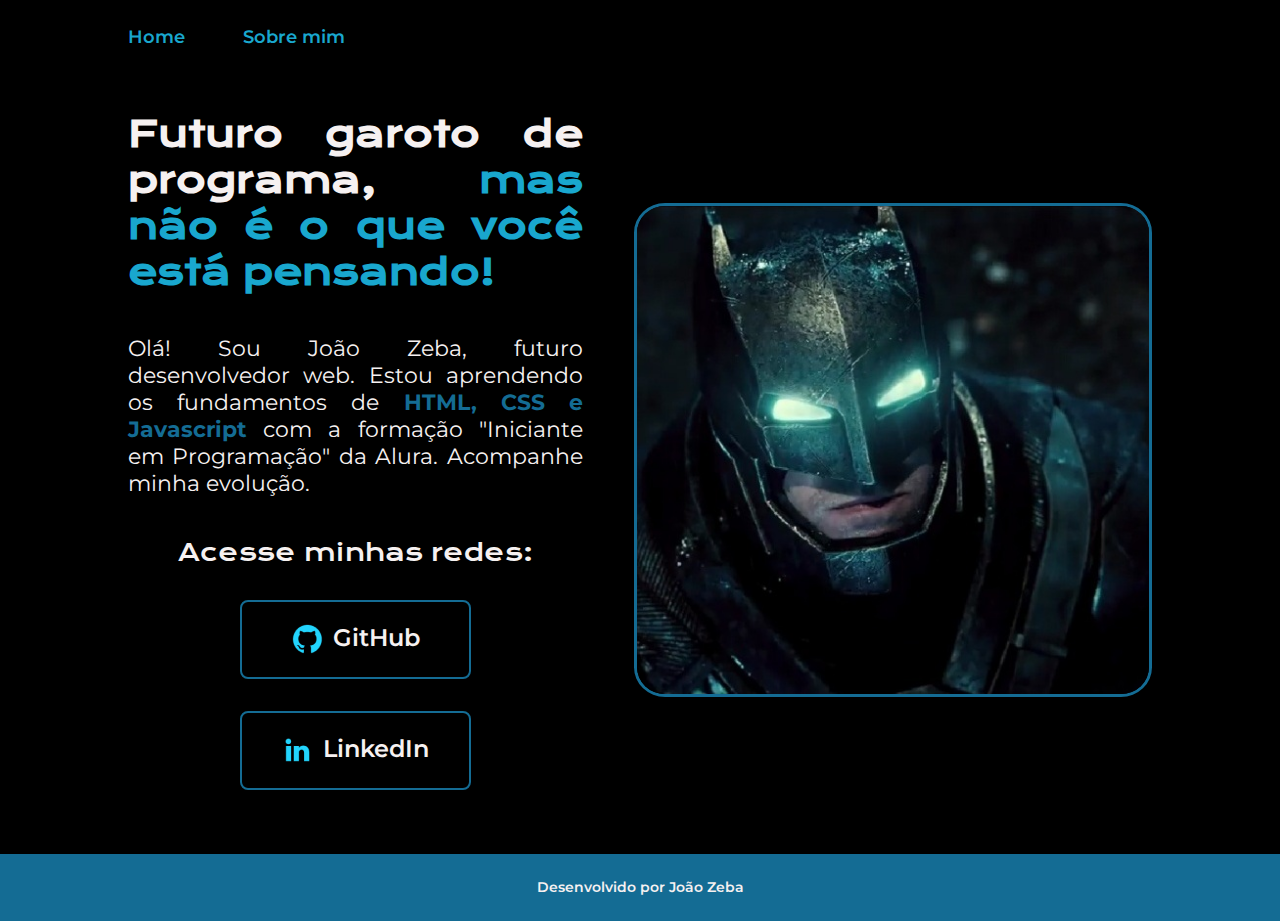
<file: a_partir_do_zero_iniciante_em_programacao/projeto_3_portfolio/index.html>
<!DOCTYPE html>
<html lang="pt-br">
<head>
    <meta charset="UTF-8">
    <meta http-equiv="X-UA-Compatible" content="IE=edge">
    <meta name="viewport" content="width=device-width, initial-scale=1.0">
    <title>Portfólio</title>
    <link rel="stylesheet" href="./styles/style.css">
</head>
<body>
    <header class="cabecalho">
        <nav class="cabecalho__menu">
            <a class="cabecalho__menu__link" href="index.html">Home</a>
            <a class="cabecalho__menu__link" href="about.html">Sobre mim</a>
        </nav>
    </header>
    <main class="apresentacao">
        <section class="apresentacao__conteudo">
            <h1 class="apresentacao__conteudo__titulo">Futuro garoto de programa, <strong class="apresentacao__conteudo__titulo_destaque">mas não é o que você está pensando!</strong></h1>
            <p class="apresentacao__conteudo__texto">Olá! Sou João Zeba, futuro desenvolvedor web. Estou aprendendo os fundamentos de <strong class="apresentacao__conteudo__texto_destaque">HTML, CSS e Javascript</strong> com a formação "Iniciante em Programação" da Alura. Acompanhe minha evolução.</p>
            <div class="apresentacao__conteudo__links">
                <h2 class="apresentacao__conteudo__links__titulo">Acesse minhas redes:</h2>
                <a class="apresentacao__conteudo__links__navegacao" href="https://github.com/zebajoao">
                    <img src="./images/github.png">
                    GitHub</a>
                <a class="apresentacao__conteudo__links__navegacao" href="https://www.linkedin.com/in/jo%C3%A3o-gabriel-zeba-de-souza-aa5120197/">
                    <img src="./images/linkedin.png">
                    LinkedIn</a>
            </div> 
        </section>
        <img class="apresentacao__imagem1" src="./images/batman.jpg" alt="Uma imagem do Batman do Ben Affleck.">
    </main>
    <footer class="rodape">
        <p>Desenvolvido por João Zeba</p>
    </footer>
</body>
</html>
</file>
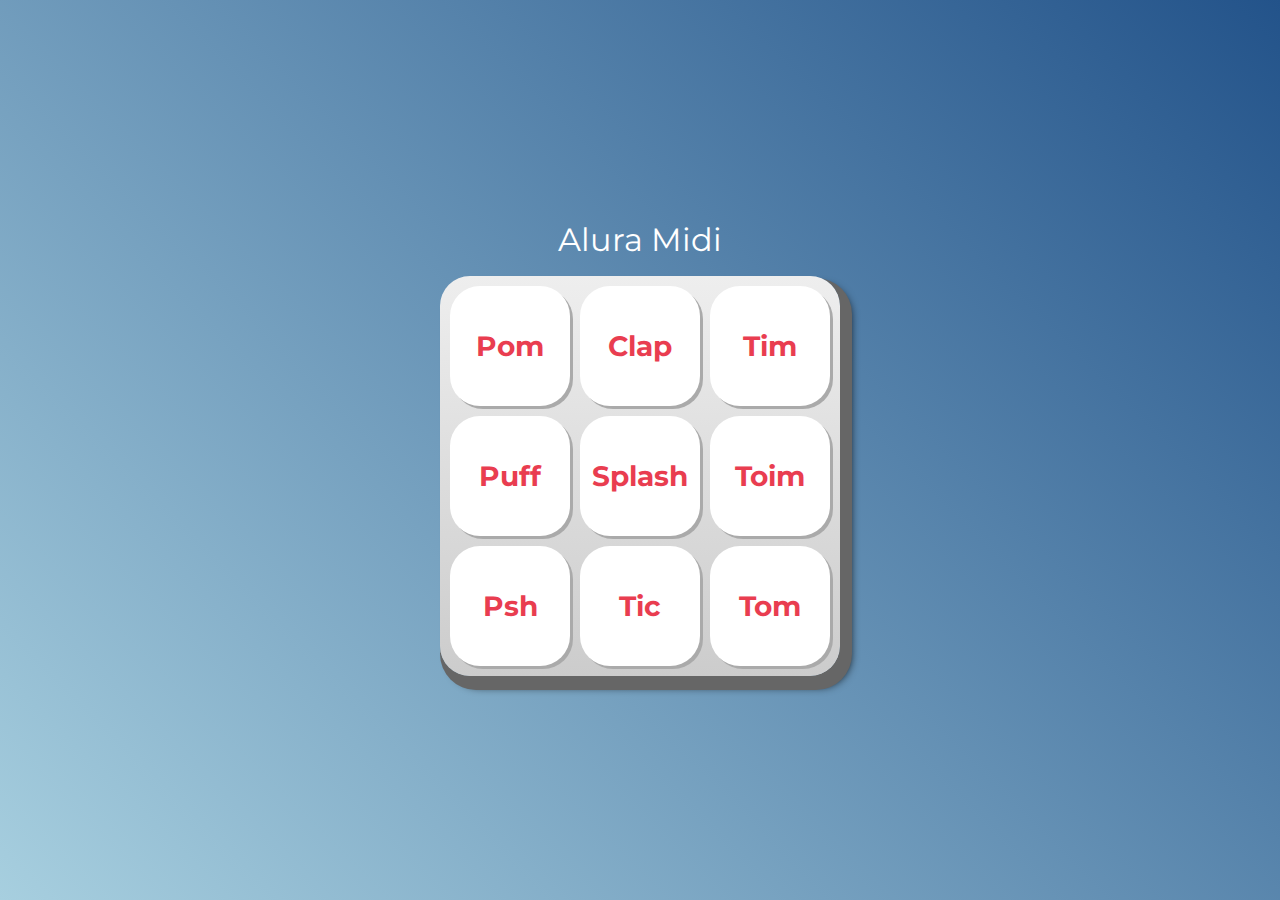
<file: a_partir_do_zero_iniciante_em_programacao/projeto_4_aluramid/index.html>
<!DOCTYPE html>
<html lang="pt-BR">
<head>
    <meta charset="UTF-8">
    <meta http-equiv="X-UA-Compatible" content="IE=edge">
    <meta name="viewport" content="width=device-width, initial-scale=1.0">

    <title>Alura MIDI</title>

    <link rel="preconnect" href="https://fonts.googleapis.com">
    <link rel="preconnect" href="https://fonts.gstatic.com" crossorigin>
    <link href="https://fonts.googleapis.com/css2?family=Montserrat:wght@500;600&display=swap" rel="stylesheet">

    <link rel="icon" type="image/png" href="images/bateria.png">
    <link rel="stylesheet" href="css/reset.css">
    <link rel="stylesheet" href="css/estilos.css">

</head>
<body>

    <h1>Alura Midi</h1>

    <section class="teclado">
        <button class="tecla tecla_pom">Pom</button>
        <button class="tecla tecla_clap">Clap</button>
        <button class="tecla tecla_tim">Tim</button>

        <button class="tecla tecla_puff">Puff</button>
        <button class="tecla tecla_splash">Splash</button>
        <button class="tecla tecla_toim">Toim</button>

        <button class="tecla tecla_psh">Psh</button>
        <button class="tecla tecla_tic">Tic</button>
        <button class="tecla tecla_tom">Tom</button>
    </section>

    <audio src="sounds/keyq.wav" id="som_tecla_pom"></audio>
    <audio src="sounds/keyw.wav" id="som_tecla_clap"></audio>
    <audio src="sounds/keye.wav" id="som_tecla_tim"></audio>
    <audio src="sounds/keya.wav" id="som_tecla_puff"></audio>
    <audio src="sounds/keys.wav" id="som_tecla_splash"></audio>
    <audio src="sounds/keyd.wav" id="som_tecla_toim"></audio>
    <audio src="sounds/keyz.wav" id="som_tecla_psh"></audio>
    <audio src="sounds/keyx.wav" id="som_tecla_tic"></audio>
    <audio src="sounds/keyc.wav" id="som_tecla_tom"></audio>

    <script src="./main.js"></script>
    
</body>
</html>
</file>
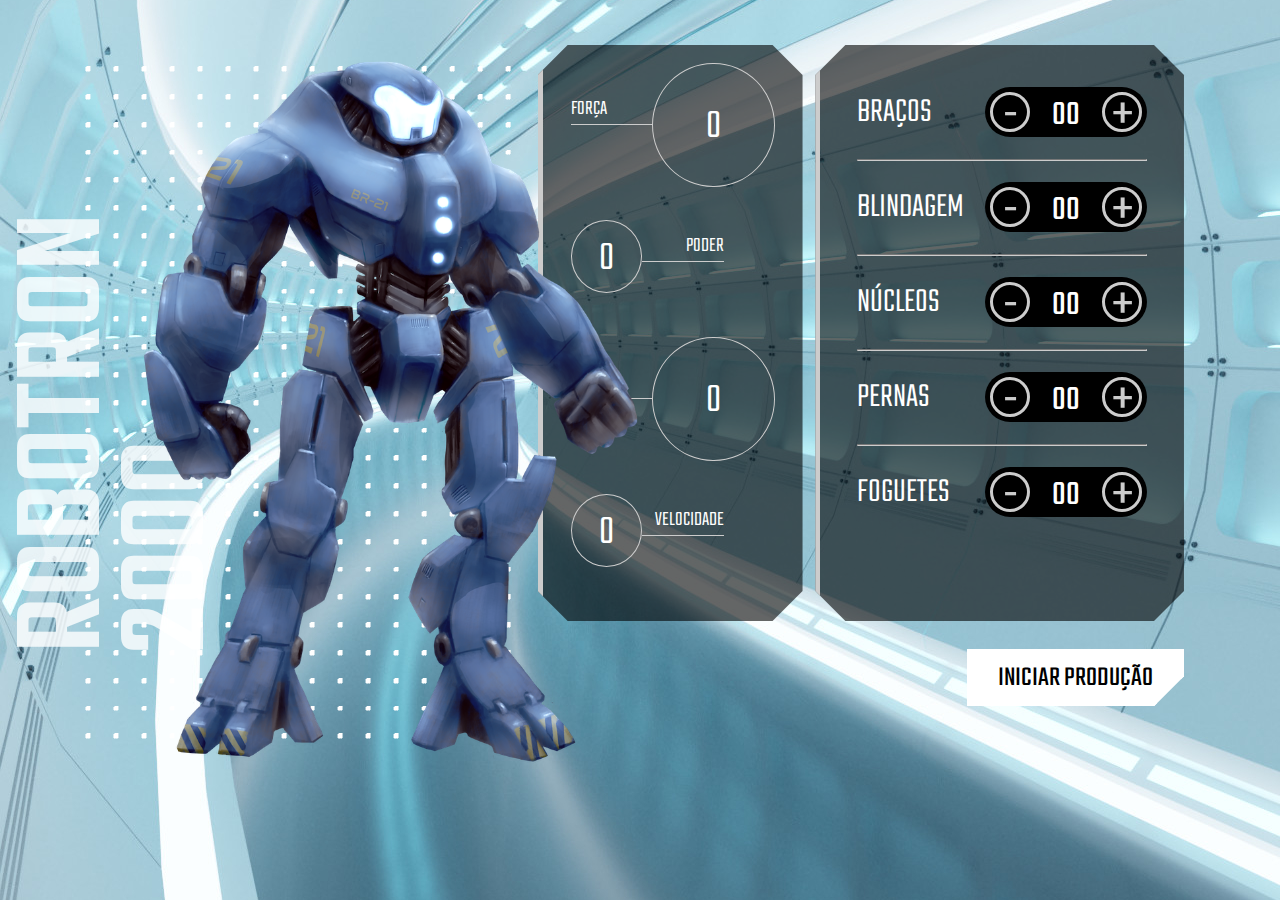
<file: desenvolva_aplicacoes_web_com_javascript/robotron-2000-projeto_inicial/index.html>
<!DOCTYPE html>
<html lang="en">
<head>
    <meta charset="UTF-8">
    <meta http-equiv="X-UA-Compatible" content="IE=edge">
    <meta name="viewport" content="width=device-width, initial-scale=1.0">
    <link rel="shortcut icon" type="image/jpg" href="img/favicon.ico"/>
    <title>Robotron 2000</title>

    <link rel="stylesheet" href="css/style.css">
    <link rel="preconnect" href="https://fonts.googleapis.com">
    <link rel="preconnect" href="https://fonts.gstatic.com" crossorigin>
    <link href="https://fonts.googleapis.com/css2?family=Teko:wght@300;500&display=swap" rel="stylesheet"> 
</head>
<body>
    <main>
        <section class="robotron">
            <img class="robo" src="img/robotron.png" alt="Robotron">
            <figcaption class="titulo">ROBOTRON <br>2000</figcaption>
        </section>

        <section class="box estatisticas">
            <div class="estatistica">
                <p class="estatistica-titulo">Força</p>
                <div class="estatistica-valor">
                    <p class="estatistica-numero" data-estatistica="forca">0</p>
                </div>
            </div>
            <div class="estatistica">
                <p class="estatistica-titulo">Poder</p>
                <div class="estatistica-valor">
                    <p class="estatistica-numero" data-estatistica="poder">0</p>
                </div>
            </div>
            <div class="estatistica">
                <p class="estatistica-titulo">Energia</p>
                <div class="estatistica-valor">
                    <p class="estatistica-numero" data-estatistica="energia">0</p>
                </div>
            </div>
            <div class="estatistica">
                <p class="estatistica-titulo">Velocidade</p>
                <div class="estatistica-valor">
                    <p class="estatistica-numero" data-estatistica="velocidade">0</p>
                </div>
            </div>
        </section>

        <section class="equipamentos">
            <form action="" class="montador">
                <div class="box montador-conteudo">
                    <div class="peca">
                        <label for="" class="peca-titulo">Braços</label>
                        <div class="controle">
                            <buttom class="controle-ajuste" data-controle="-">-</buttom>
                            <input type="text" class="controle-contador" value="00" data-contador>
                            <buttom class="controle-ajuste" data-controle="+">+</buttom>
                        </div>
                    </div>
                    <hr class="linha">
                    <div class="peca">
                        <label for="" class="peca-titulo">Blindagem</label>
                        <div class="controle">
                            <buttom class="controle-ajuste" data-controle="-">-</buttom>
                            <input type="text" class="controle-contador" value="00" data-contador>
                            <buttom class="controle-ajuste" data-controle="+">+</buttom>
                        </div>
                    </div>
                    <hr class="linha">
                    <div class="peca">
                        <label for="" class="peca-titulo">Núcleos</label>
                        <div class="controle">
                            <buttom class="controle-ajuste" data-controle="-">-</buttom>
                            <input type="text" class="controle-contador" value="00" data-contador>
                            <buttom class="controle-ajuste" data-controle="+">+</buttom>
                        </div>
                    </div>
                    <hr class="linha">
                    <div class="peca">
                        <label for="" class="peca-titulo">Pernas</label>
                        <div class="controle">
                            <buttom class="controle-ajuste" data-controle="-">-</buttom>
                            <input type="text" class="controle-contador" value="00" data-contador>
                            <buttom class="controle-ajuste" data-controle="+">+</buttom>
                        </div>
                    </div>
                    <hr class="linha">
                    <div class="peca">
                        <label for="" class="peca-titulo">Foguetes</label>
                        <div class="controle">
                            <buttom class="controle-ajuste" data-controle="-">-</buttom>
                            <input type="text" class="controle-contador" value="00" data-contador>
                            <buttom class="controle-ajuste" data-controle="+">+</buttom>
                        </div>
                    </div>
                </div>
                <input type="submit" value="Iniciar produção" class="producao" id="producao">
            </form>
        </section>
    </main>
    <script src="main.js"></script>
</body>
</html>
</file>
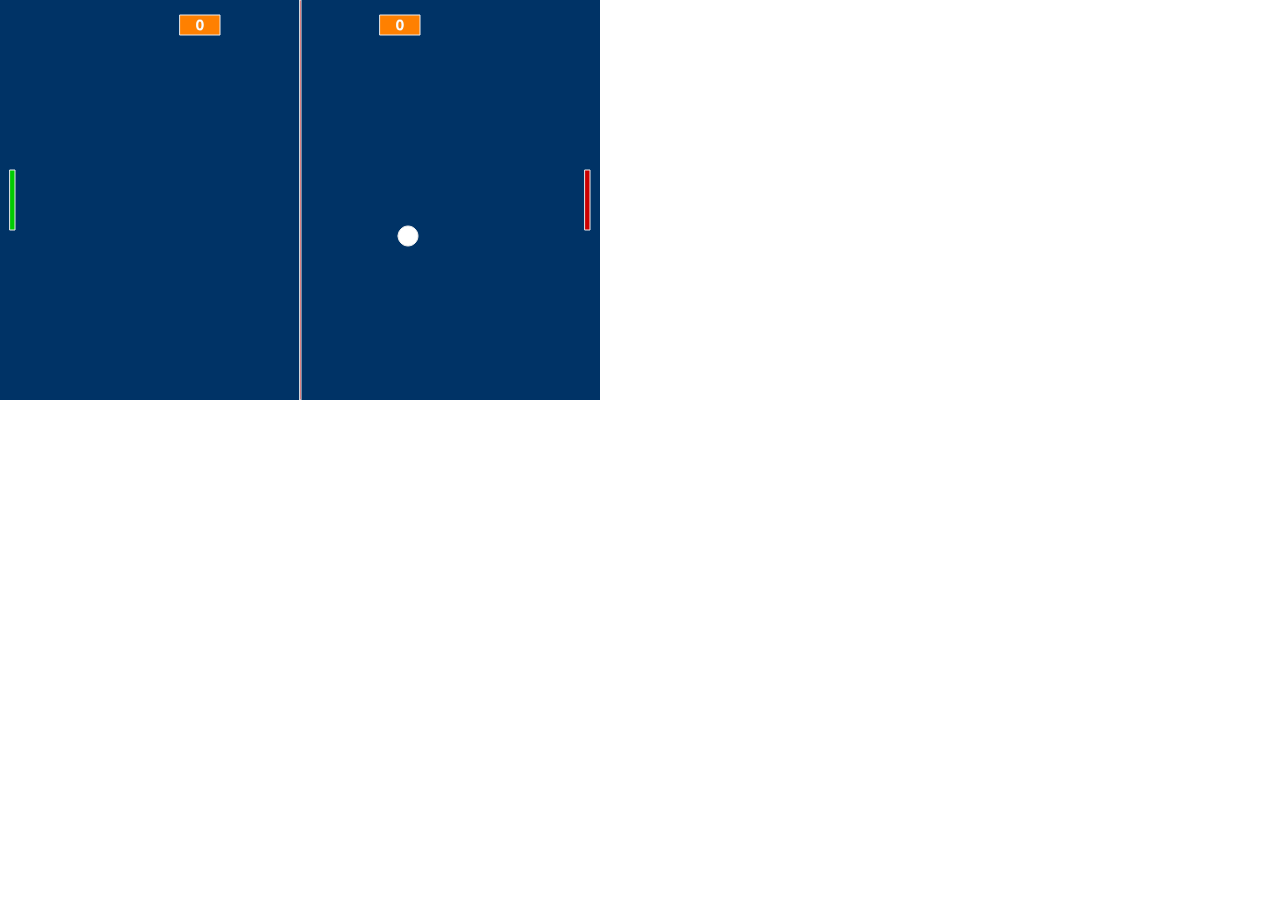
<file: a_partir_do_zero_iniciante_em_programacao/projeto_1_jogoPong/comece_em_logica_com_jogo_pong/index.html>
<!DOCTYPE html>
<html lang="en">
  <head>
    <meta charset="utf-8" />
    <meta name="viewport" content="width=device-width, initial-scale=1.0">

    <title>MyPongGame</title>

    <link rel="stylesheet" type="text/css" href="style.css">

    <script src="libraries/p5.min.js"></script>
    <script src="libraries/p5.sound.min.js"></script>
  </head>

  <body>
    <script src="bola.js"></script>
    <script src="p5.collide2d.js"></script>
    <script src="raquetes.js"></script>
    <script src="placar.js"></script>
    <script src="sketch.js"></script>
    <script src="sons.js"></script>
  </body>
</html>
</file>
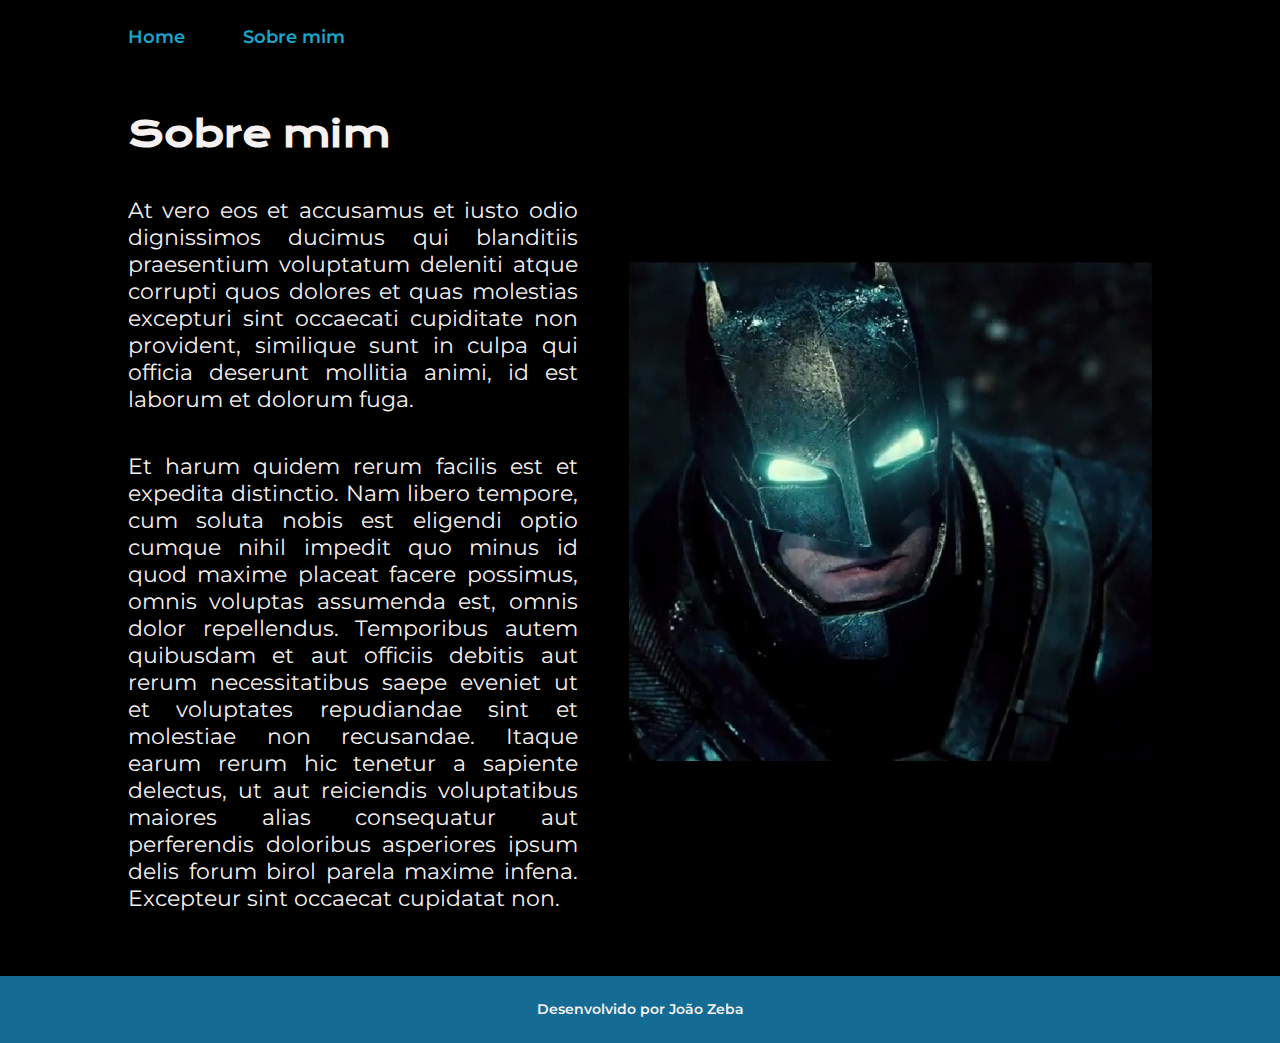
<file: a_partir_do_zero_iniciante_em_programacao/projeto_3_portfolio/about.html>
<!DOCTYPE html>
<html lang="pt-br">
<head>
    <meta charset="UTF-8">
    <meta http-equiv="X-UA-Compatible" content="IE=edge">
    <meta name="viewport" content="width=device-width, initial-scale=1.0">
    <title>Sobre mim</title>
    <link rel="stylesheet" href="./styles/style.css">
</head>
<body>
    <header class="cabecalho">
        <nav class="cabecalho__menu">
            <a class="cabecalho__menu__link" href="index.html">Home</a>
            <a class="cabecalho__menu__link" href="about.html">Sobre mim</a>
        </nav>
    </header>
    <main class="apresentacao">
        <section class="apresentacao__conteudo">
            <h1 class="apresentacao__conteudo__titulo">Sobre mim</h1>
            <p class="apresentacao__conteudo__texto">At vero eos et accusamus et iusto odio dignissimos ducimus qui blanditiis praesentium voluptatum deleniti atque corrupti quos dolores et quas molestias excepturi sint occaecati cupiditate non provident, similique sunt in culpa qui officia deserunt mollitia animi, id est laborum et dolorum fuga.</p>
            <p class="apresentacao__conteudo__texto">Et harum quidem rerum facilis est et expedita distinctio. Nam libero tempore, cum soluta nobis est eligendi optio cumque nihil impedit quo minus id quod maxime placeat facere possimus, omnis voluptas assumenda est, omnis dolor repellendus. Temporibus autem quibusdam et aut officiis debitis aut rerum necessitatibus saepe eveniet ut et voluptates repudiandae sint et molestiae non recusandae. Itaque earum rerum hic tenetur a sapiente delectus, ut aut reiciendis voluptatibus maiores alias consequatur aut perferendis doloribus asperiores ipsum delis forum birol parela maxime infena. Excepteur sint occaecat cupidatat non.</p>
        </section>
        <img class="foto1" src="./images/batman.jpg" alt="Uma imagem do Batman do Ben Affleck.">
    </main>    
    <footer class="rodape">
        <p>Desenvolvido por João Zeba</p>
    </footer>
</body>
</html>
</file>
<file: a_partir_do_zero_iniciante_em_programacao/projeto_3_portfolio/styles/style.css>
@import url('https://fonts.googleapis.com/css2?family=Krona+One&family=Montserrat:wght@400;600&display=swap');

* {
    margin: 0;
    padding: 0;
}

:root {
    --cor-primaria: #000000;
    --cor-secundaria: #F6F1F1;
    --cor-terciaria: #19A7CE;
    --cor-quartenaria: #146C94; 
    
    --fonte-primaria: 'Krona One', sans-serif;
    --fonte-secundaria: 'Montserrat', sans-serif;
}

body {
    box-sizing: border-box;
    background-color: var(--cor-primaria);
    color: var(--cor-secundaria);
}

.cabecalho {
    padding: 2% 0% 0% 10%;
}

.cabecalho__menu {
    display: flex;
    gap: 5%;
}

.cabecalho__menu__link {
    font-family: var(--fonte-secundaria);
    font-size: 1.12rem;
    font-weight: 600;
    color: var(--cor-terciaria);
    text-decoration: none;
}

.cabecalho__menu__link:hover {
    color: var(--cor-quartenaria);
}

.apresentacao {
    padding: 5% 10%;
    display: flex;
    justify-content: space-between;
    align-items: center;
    gap: 5%;
}

.apresentacao__conteudo {
    width: 50%;
    height: auto;
    display: flex;
    flex-direction: column;
    gap: 40px;
}

.apresentacao__conteudo__titulo {
    font-size: 2.25rem;
    font-family: var(--fonte-primaria);
    text-align: justify;
}

.apresentacao__conteudo__titulo_destaque {
    color: var(--cor-terciaria);
}

.apresentacao__conteudo__texto {
    font-size: 1.37rem;
    font-family: var(--fonte-secundaria);
    text-align: justify;
}

.apresentacao__conteudo__texto_destaque {
    color: var(--cor-quartenaria);
} 

.apresentacao__conteudo__links {
    display: flex;
    flex-direction: column;
    align-items: center;
    justify-content: space-between;
    gap: 32px;
}

.apresentacao__conteudo__links__titulo {
    font-family: var(--fonte-primaria);
    font-size: 1.5rem;
    font-weight: 400;
}

.apresentacao__conteudo__links__navegacao {
    display: flex;
    justify-content: center;
    gap: 4%;
    /*background-color: black;*/
    border: 2px;
    border-style: solid;
    border-color: var(--cor-quartenaria);
    border-radius: 8px;
    color: var(--cor-secundaria);
    font-size: 1.5rem;
    font-weight: 600;
    font-family: var(--fonte-secundaria);
    text-align: center;
    text-decoration: none;
    padding: 21.5px 0;
    width: 50%;
}

.apresentacao__conteudo__links__navegacao:hover {
    background-color: var(--cor-quartenaria);
    border-color: var(--cor-secundaria);
}

.apresentacao__imagem1 {
    border: 0.5%;
    border-style: solid;
    border-color: var(--cor-quartenaria);
    border-radius: 6%;
    width: 50%;
}

.rodape {
    position: relative;
    background-color: var(--cor-quartenaria);
    padding: 2%;
    text-align: center;
    font-family: var(--fonte-secundaria);
    font-size: 0.87rem;
    font-weight: 600;
}

@media (max-width: 850px) {
    .cabecalho {
        padding: 10%;
    }
    .cabecalho__menu {
        justify-content: center;
    }

    .apresentacao {
        padding: 5%;
        flex-direction: column-reverse;
        gap: 40px;
    }

    .apresentacao__conteudo {
        width: auto;
    }
}
</file>
<file: a_partir_do_zero_iniciante_em_programacao/projeto_4_aluramid/css/estilos.css>
:root {
  --cinza: #aaa;
  --vermelha: #e93d50;
  --vermelha-escura: #af303f;
  --branca: #fff;
  --luz: rgb(229, 255, 0);
}

body {
  align-items: center;
  background: linear-gradient(45deg, #a7cfdf 0%,#23538a 100%);
  display: flex;
  justify-content: center;
  flex-direction: column;
  font-family: 'Montserrat', sans-serif;
  min-height: 100vh;
}

h1 {
  color: var(--branca);
  margin-bottom: 20px;
  font-size: 2rem;
}

.teclado {
  background: linear-gradient(to bottom, #eeeeee 0%,#cccccc 100%);
  box-shadow: 6px 8px 0 6px #666, 10px 10px 10px #000;
  border-radius: 30px;
  display: grid;
  gap: 10px;
  grid-template-columns: repeat(3, 1fr);
  padding: 10px;
}

.tecla {
  background-color: var(--branca);
  border-radius: 30px;
  box-shadow: 3px 3px 0 var(--cinza);
  color: var(--vermelha);
  cursor: pointer;
  height: 120px;
  font-size: 1.75em;
  font-weight: bold;
  line-height: 120px;
  text-align: center;
  width: 120px;
}

.tecla.ativa,
.tecla:active {
  background-color: var(--vermelha);
  border: 4px solid  var(--vermelha);
  box-shadow: 3px 3px 0 var(--vermelha-escura) inset;
  color: var(--branca);
  outline: none;
}

.tecla.focus,
.tecla:focus {
  outline: none;
  box-shadow: 1px 1px 10px var(--luz);
}

.tecla.active:focus,
.tecla:active:focus {
  box-shadow: 3px 3px 0 var(--vermelha-escura) inset, 1px 1px 10px var(--luz);
}
</file>
<file: desenvolva_aplicacoes_web_com_javascript/robotron-2000-projeto_inicial/css/style.css>
:root {
    --main-cinza: #CCCCCC;
    --main-branco: #FFFFFF;
    --main-preto: #000000;
}

* {
    box-sizing: border-box;
}

body {
    background: url(../img/fundo.jpg);
    background-position: center center;
    background-size: cover cover;
    padding: 0;
    margin: 0;
    font-weight: 300;
}

body, input {
    font-family: 'Teko', sans-serif;
}

main {
    width: 80vw;
    height: 80vh;
    margin: 10vh 8vw 10vh 12vw;
    display: flex;
    gap: 1vw;
}

.robotron {
    background: url(../img/estrutura.png) no-repeat;
    background-position: center center;
    margin: 0;
    flex-basis: 40%;
    position: relative;
}

.robo {
    height: 110%;
    z-index: 1;
    position: absolute;
    left: -20%;
    top: -5%;
}

.titulo {
    transform: rotate(180deg);
    font-weight: 500;
    font-size: 130px;
    position: absolute;
    bottom: 7rem;
    left: -3rem;
    line-height: 0.8;
    writing-mode: vertical-rl;
    text-orientation: mixed;
    color: rgba(255,255,255,0.8)
}

.box {
    background: rgba(0,0,0,0.6);
    clip-path: polygon(calc(100% - 30px) 0, 100% 30px, 100% calc(100% - 30px), calc(100% - 30px) 100%, 30px 100%, 0 calc(100% - 30px), 0 30px, 30px 0);
    border-left: 5px solid var(--main-cinza);
    height: 80%;
}

/****************************** Equipamentos *****/

.equipamentos {
    flex-basis: 32%;
}

.montador {
    height: 100%;;
}

.montador-conteudo {
    padding: 2em 10%;
}

.peca {
    padding: 1em 0;
}

.peca-titulo {
    color: var(--main-branco);
    text-transform: uppercase;
    font-size: 2.5em;
}

.controle {
    background: var(--main-preto);
    border-radius: 25px;
    float: right;
    display: inline-flex;
    padding: 5px;
    align-items: center;
    align-self: flex-end;
}

.controle-contador {
    width: 40px;
    height: 35px;
    background: none;
    border: 0;
    margin: 0 1rem;
    color: var(--main-branco);
    text-align: center;
    font-size: 2.5em;
    display: inline-flex;
    align-items: center;
    padding-top: 8px;
}

.controle-ajuste {
    display: inline-block;
    width: 40px;
    height: 40px;
    line-height: 44px;
    border-radius: 50%;
    color: var(--main-cinza);
    font-size: 4em;
    background: var(--main-preto);
    text-align: center;
    border: 3px solid var(--main-cinza);
    cursor: pointer;
}

.linha {
    border-color: var(--main-cinza);
}

.producao {
    margin-top: 1em;
    font-size: 2em;
    text-transform: uppercase;
    padding: 0.2em 1em;
    float: right;
    border: 3px solid var(--main-branco);
    background: var(--main-branco);
    clip-path: polygon(100% 0, 100% calc(100% - 30px), calc(100% - 30px) 100%, 0 100%, 0 0);
    cursor: pointer;
}

.producao:hover {
    background: var(--main-preto);
    color: var(--main-branco)
}



/****************************** Estatísticas *****/
.estatisticas {
    flex-basis: 23%;
    padding: 2em 2em 0;
}

.estatistica {
    color: var(--main-branco);
    display: flex;
    align-items: flex-start;
    height: 25%;
}

.estatistica-titulo {
    font-size: 1.5em;
    border-bottom: 1px solid var(--main-cinza);
    flex-basis: 40%;
    text-transform: uppercase;
    order: 1
}

.estatistica-valor {
    flex-basis: 60%;
    position: relative;
    margin: 10px 0 0;
    order: 2;
    margin: -10px 0 0;
}

.estatistica-valor::after {
    content: "";
    display: block;
    padding-bottom: 100%;
    border: 1px solid var(--main-cinza);
    border-radius: 50%;
}

.estatistica-numero {
    position: absolute;
    top: 50%;
    transform: translateY(-46%);
    width: 100%;
    line-height: 100%;
    text-align: center;
    font-size: 3em;
    margin: 0;
}

.estatistica:nth-child(2n) .estatistica-titulo {
    order: 2;
    text-align: right;
}

.estatistica:nth-child(2n) .estatistica-valor {
    order: 1;
    flex-basis: 35%;
    margin: 10px 0 0;
}

@media screen and (max-width: 1600px) {
    body { 
        font-size: 14px;
    }
    main {
        width: 90vw;
        height: 80vh;
        margin: 5vh auto;
    }
}

@media screen and (max-width: 1200px) {
    body { 
        font-size: 13px;
    }

    main {
        width: 96vw;
        height: 80vh;
        margin: 10vh auto;
    }
}
</file>
<file: a_partir_do_zero_iniciante_em_programacao/projeto_1_jogoPong/comece_em_logica_com_jogo_pong/style.css>
html, body {
  margin: 0;
  padding: 0;
}

canvas {
  display: block;
}
</file>
